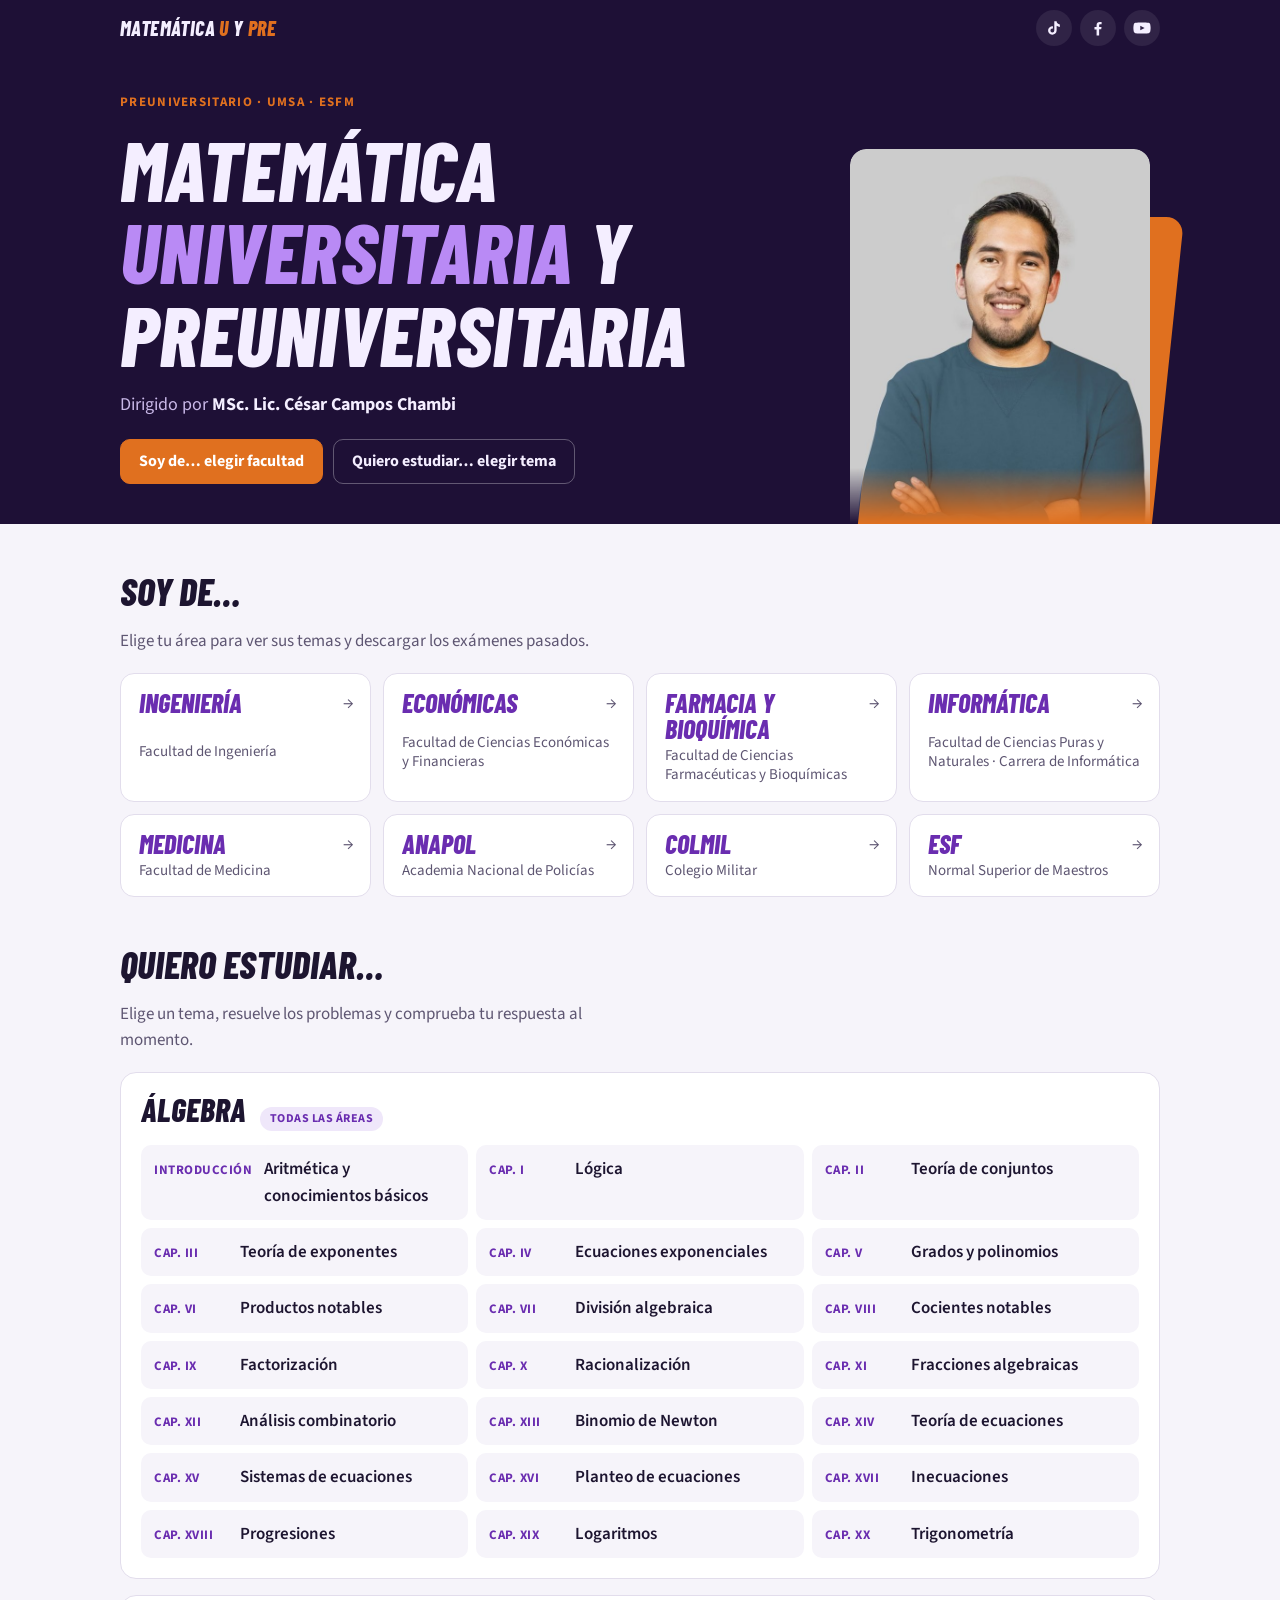
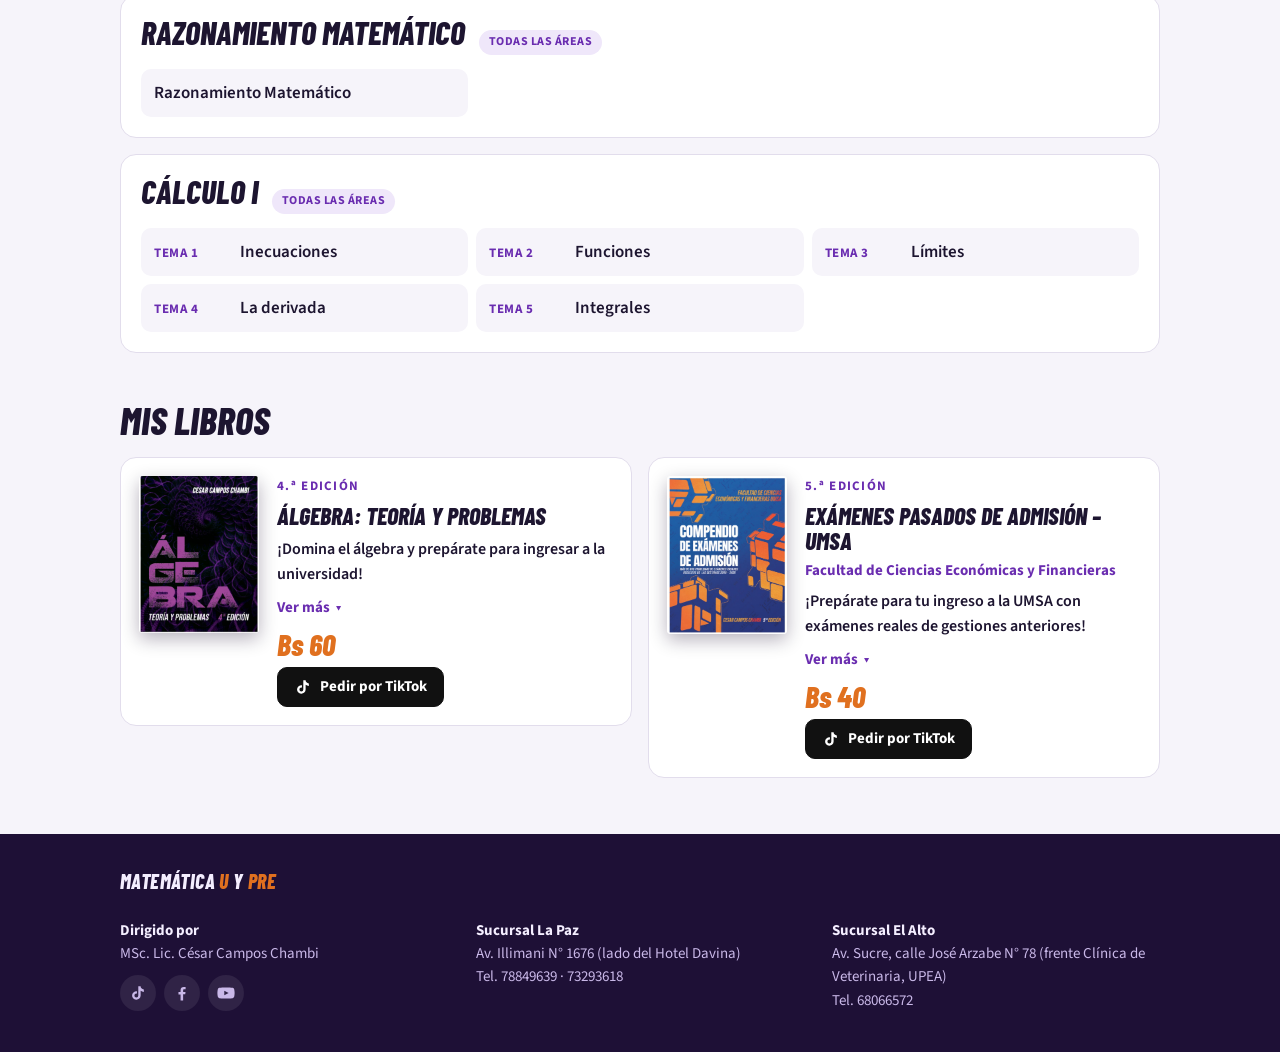
<file: index.html>
<!doctype html>
<html lang="es">
<head>
<meta charset="utf-8">
<meta name="viewport" content="width=device-width, initial-scale=1, viewport-fit=cover">
<title>Matemática Universitaria y Preuniversitaria | César Campos Chambi</title>
<meta name="description" content="Problemas de Álgebra, Razonamiento Matemático y Cálculo I con corrección al instante, para el preuniversitario de la UMSA. Dirigido por MSc. Lic. César Campos Chambi.">
<meta name="author" content="César Campos Chambi">
<link rel="preconnect" href="https://fonts.googleapis.com">
<link rel="stylesheet" href="https://fonts.googleapis.com/css2?family=Barlow+Condensed:ital,wght@1,700;1,800&family=Source+Sans+3:wght@400;600;700&display=swap">
<link rel="stylesheet" href="estilos.css">
<style>
.hero{background:var(--hero);color:var(--hero-fg);overflow:hidden}
.hero .wrap{display:grid;grid-template-columns:minmax(0,1fr) minmax(220px,320px);gap:32px;align-items:end;padding-top:36px}
.hero .txt{display:grid;gap:16px;padding-bottom:40px;min-width:0}
.hero .eyebrow{color:var(--orange)}
.hero h1{margin:0;font-size:clamp(40px,6.6vw,84px);text-wrap:balance;overflow-wrap:anywhere}
.hero h1 em{font-style:inherit;color:#B98AF5}
.hero .by{margin:0;font-size:18px;color:var(--hero-muted)}
.hero .by b{color:var(--hero-fg);font-weight:700}
.hero .ctas{display:flex;flex-wrap:wrap;gap:10px;margin-top:4px}
.hero .ctas .btn{font-size:16px;padding:12px 18px}
.hero .ctas .btn.ghost{background:transparent;color:var(--hero-fg);border-color:rgba(255,255,255,.3)}
.photo{position:relative;align-self:end;justify-self:center;width:100%;max-width:300px}
.photo::before{content:"";position:absolute;inset:18% -6% 0 8%;background:var(--orange);border-radius:18px 18px 0 0;transform:skewX(-6deg)}
.photo img{position:relative;width:100%;height:auto;aspect-ratio:4/5;object-fit:cover;object-position:50% 12%;border-radius:16px 16px 0 0;-webkit-mask-image:linear-gradient(#000 85%,transparent);mask-image:linear-gradient(#000 85%,transparent)}
@media (max-width:700px){
  .hero .wrap{grid-template-columns:minmax(0,1fr);gap:0;padding-top:28px}
  .hero h1{font-size:clamp(34px,10.5vw,56px)}
  .hero .by{font-size:16px}
  .hero .txt{padding-bottom:24px}
  .photo{max-width:200px;justify-self:end;margin-top:-8px}
}

main section.block{padding-top:48px;display:grid;gap:18px}
.lead{margin:0;color:var(--muted);max-width:60ch}
.facs{display:grid;grid-template-columns:repeat(auto-fill,minmax(230px,1fr));gap:12px}
a.fac{display:grid;gap:4px;text-decoration:none;background:var(--surface);border:1px solid var(--line);border-radius:14px;padding:16px 18px 16px 18px;position:relative}
a.fac:hover{border-color:var(--violet)}
a.fac .k{font-family:var(--f-display);font-style:italic;font-weight:800;text-transform:uppercase;font-size:26px;line-height:1;color:var(--violet)}
a.fac .n{font-size:15px;color:var(--muted);line-height:1.3}
a.fac .go{position:absolute;right:16px;top:16px;color:var(--muted)}

.materia{background:var(--surface);border:1px solid var(--line);border-radius:16px;padding:20px;display:grid;gap:14px}
.mhead{display:flex;flex-wrap:wrap;align-items:baseline;gap:10px 14px}
.mhead h3{margin:0;font-family:var(--f-display);font-style:italic;font-weight:800;text-transform:uppercase;font-size:32px;line-height:1}
.mhead .for{display:flex;flex-wrap:wrap;gap:6px}
.temas{display:grid;grid-template-columns:repeat(auto-fill,minmax(250px,1fr));gap:8px}
a.tema{display:flex;gap:12px;align-items:baseline;text-decoration:none;padding:10px 12px;border-radius:10px;border:1px solid transparent;background:var(--bg)}
a.tema:hover{border-color:var(--violet)}
a.tema .c{flex:none;min-width:74px;font-size:13px;font-weight:700;color:var(--violet);text-transform:uppercase;letter-spacing:.04em;font-variant-numeric:tabular-nums}
a.tema .n{font-weight:600;min-width:0}

.books{display:grid;grid-template-columns:repeat(auto-fit,minmax(300px,1fr));gap:16px}
.book{display:flex;gap:18px;background:var(--surface);border:1px solid var(--line);border-radius:16px;padding:18px;align-items:flex-start;align-self:start}
.book img{width:120px;border-radius:4px;box-shadow:0 6px 18px rgba(20,8,40,.3);flex:none}
.book .b{display:grid;gap:8px;min-width:0}
.book .t{font-family:var(--f-display);font-style:italic;font-weight:800;text-transform:uppercase;font-size:24px;line-height:1.02}
.book p{margin:0;color:var(--muted);font-size:15px}
.book .sub{font-weight:700;color:var(--violet);font-size:15px;line-height:1.3}
.book .lead1{color:var(--fg);font-weight:600;font-size:16px}
.more summary{cursor:pointer;font-weight:700;color:var(--violet);font-size:15px;list-style:none;display:inline-flex;gap:6px;align-items:center}
.more summary::-webkit-details-marker{display:none}
.more summary::after{content:"▾";transition:transform .2s}
.more[open] summary::after{transform:rotate(180deg)}
.more[open] summary{margin-bottom:6px}
.det{display:grid;gap:8px;font-size:15px;color:var(--muted);border-left:3px solid var(--violet-soft);padding-left:12px}
.det h4{margin:6px 0 0;font-size:15px;color:var(--fg)}
.det ul{margin:0;padding-left:18px;display:grid;gap:3px}
.det strong{color:var(--fg)}
.book .btn{justify-self:start}
.book .price{font-family:var(--f-display);font-style:italic;font-weight:800;font-size:30px;color:var(--orange);line-height:1}
@media (max-width:420px){.book{flex-direction:column}.book img{width:150px}}

/* Vista de facultad */
.facview{padding-top:28px;display:grid;gap:22px}
.back{justify-self:start;font-weight:700;color:var(--violet);text-decoration:none}
.fachead{display:grid;gap:6px}
.fachead h1{margin:0;font-size:clamp(34px,6vw,56px)}
.fachead p{margin:0;color:var(--muted);font-size:18px}
.exam{display:flex;flex-wrap:wrap;gap:14px;align-items:center;justify-content:space-between;background:var(--violet-soft);border-radius:16px;padding:18px 20px}
.exam .t{font-family:var(--f-display);font-style:italic;font-weight:800;text-transform:uppercase;font-size:24px;line-height:1.05}
.exam p{margin:2px 0 0;color:var(--muted);font-size:15px}
</style>
</head>
<body>
<header class="topbar gut"><div class="wrap">
  <a class="brand" href="./">Matemática <span>U</span> y <span>Pre</span></a>
  <nav class="socials" data-socials aria-label="Redes sociales"></nav>
</div></header>

<div id="home">
  <section class="hero gut"><div class="wrap">
    <div class="txt">
      <span class="eyebrow">Preuniversitario · UMSA · ESFM</span>
      <h1 class="display">Matemática <em>Universitaria</em> y Preuniversitaria</h1>
      <p class="by">Dirigido por <b>MSc. Lic. César Campos Chambi</b></p>
      <div class="ctas">
        <a class="btn orange" href="#facultades">Soy de… elegir facultad</a>
        <a class="btn ghost" href="#temas">Quiero estudiar… elegir tema</a>
      </div>
    </div>
    <div class="photo"><img src="img/autor.jpg" alt="MSc. Lic. César Campos Chambi" width="640" height="985"></div>
  </div></section>

  <main class="gut"><div class="wrap">
    <section class="block" id="facultades" aria-labelledby="f-t">
      <h2 class="sec" id="f-t">Soy de…</h2>
      <p class="lead">Elige tu área para ver sus temas y descargar los exámenes pasados.</p>
      <div class="facs" id="facs"></div>
    </section>

    <section class="block" id="temas" aria-labelledby="t-t">
      <h2 class="sec" id="t-t">Quiero estudiar…</h2>
      <p class="lead">Elige un tema, resuelve los problemas y comprueba tu respuesta al momento.</p>
      <div id="materias" style="display:grid;gap:16px"></div>
    </section>

    <section class="block" id="libros" aria-labelledby="l-t">
      <h2 class="sec" id="l-t">Mis libros</h2>
      <div class="books" id="books"></div>
    </section>
  </div></main>
</div>

<main id="fac" class="gut" hidden><div class="wrap facview">
  <a class="back" href="#facultades">← Todas las áreas</a>
  <div class="fachead"><span class="eyebrow">Soy de…</span><h1 class="display" id="fac-n"></h1><p id="fac-s"></p></div>
  <div class="exam">
    <div><div class="t">Exámenes pasados</div><p>Descarga los exámenes de admisión en PDF.</p></div>
    <a class="btn violet" id="fac-ex" target="_blank" rel="noopener"></a>
  </div>
  <div id="fac-m" style="display:grid;gap:16px"></div>
  <section style="display:grid;gap:14px;padding-top:12px"><h2 class="sec">Mis libros</h2><div class="books" id="books2"></div></section>
</div></main>

  <footer id="pie"><p>Matemática PREU-UMSA · Elaborado por MSc. Lic. César Campos Chambi · La Paz, Bolivia</p></footer>

<script src="config.js"></script>
<script>
const C = window.CONFIG, $ = id => document.getElementById(id);
const facById = Object.fromEntries(C.facultades.map(f => [f.id, f]));

function materiaHTML(m){
  /* Todas las áreas llevan todos los temas */
  const chips = `<span class="chip">Todas las áreas</span>`;
  const temas = m.temas.map(t => `<a class="tema" href="tema.html?t=${t.id}">${t.cap?`<span class="c">${t.cap}</span>`:""}<span class="n">${t.nombre}</span></a>`).join("");
  return `<article class="materia"><div class="mhead"><h3>${m.nombre}</h3>${chips?`<div class="for">${chips}</div>`:""}</div><div class="temas">${temas}</div></article>`;
}
/* Convierte el "detalle" del libro (## subtítulos, - listas, párrafos, **negrita**) en HTML */
function detalleHTML(t){
  if (!t) return "";
  const inl = x => x.replace(/&/g,"&amp;").replace(/</g,"&lt;").replace(/\*\*(.+?)\*\*/g,"<strong>$1</strong>");
  let h = "", inList = false;
  for (const raw of t.trim().split("\n")){
    const l = raw.trim();
    const li = l.match(/^[-*•]\s+(.*)$/);
    if (li){ if (!inList){ h += "<ul>"; inList = true; } h += `<li>${inl(li[1])}</li>`; continue; }
    if (inList){ h += "</ul>"; inList = false; }
    if (!l) continue;
    const hd = l.match(/^##\s*(.*)$/);
    h += hd ? `<h4>${inl(hd[1])}</h4>` : `<p>${inl(l)}</p>`;
  }
  if (inList) h += "</ul>";
  return `<details class="more"><summary>Ver más</summary><div class="det">${h}</div></details>`;
}
function booksHTML(){
  return C.libros.map(b => `<article class="book"><img src="${b.imagen}" alt="Portada: ${b.titulo}" loading="lazy">
    <div class="b"><span class="eyebrow">${b.edicion}</span><span class="t">${b.titulo}</span>${b.subtitulo?`<span class="sub">${b.subtitulo}</span>`:""}
    <p class="lead1">${b.texto}</p>
    ${detalleHTML(b.detalle)}
    <span class="price">${b.precio}</span>
    ${pedidoBtn()}</div></article>`).join("");
}

$("facs").innerHTML = C.facultades.map(f => `<a class="fac" href="#fac-${f.id}"><span class="k">${f.corto}</span><span class="n">${f.nombre}${f.sub?" · "+f.sub:""}</span><span class="go" aria-hidden="true">→</span></a>`).join("");
$("materias").innerHTML = C.materias.map(materiaHTML).join("");

function route(){
  const h = location.hash.slice(1);
  const f = h.startsWith("fac-") ? facById[h.slice(4)] : null;
  $("home").hidden = !!f; $("fac").hidden = !f;
  if (f){
    $("fac-n").textContent = f.nombre;
    $("fac-s").textContent = f.sub || "";
    const ex = $("fac-ex");
    if (f.examenes){ ex.href = f.examenes; ex.className = "btn violet"; ex.innerHTML = ICON.drive + "Descargar PDF"; }
    else { ex.removeAttribute("href"); ex.className = "btn off"; ex.textContent = "Próximamente"; }
    const ms = C.materias; /* todas las áreas llevan todos los temas */
    $("fac-m").innerHTML = ms.map(materiaHTML).join("");
    document.title = f.corto + " · Matemática Universitaria y Preuniversitaria";
    window.scrollTo(0,0);
  } else {
    document.title = "Matemática Universitaria y Preuniversitaria";
    if (h){ const el = document.getElementById(h); if (el) el.scrollIntoView(); }
  }
}
window.addEventListener("hashchange", route);
</script>
<script src="comun.js"></script>
<script>
$("books").innerHTML = booksHTML(); $("books2").innerHTML = booksHTML();
route();
</script>
</body>
</html>
</file>
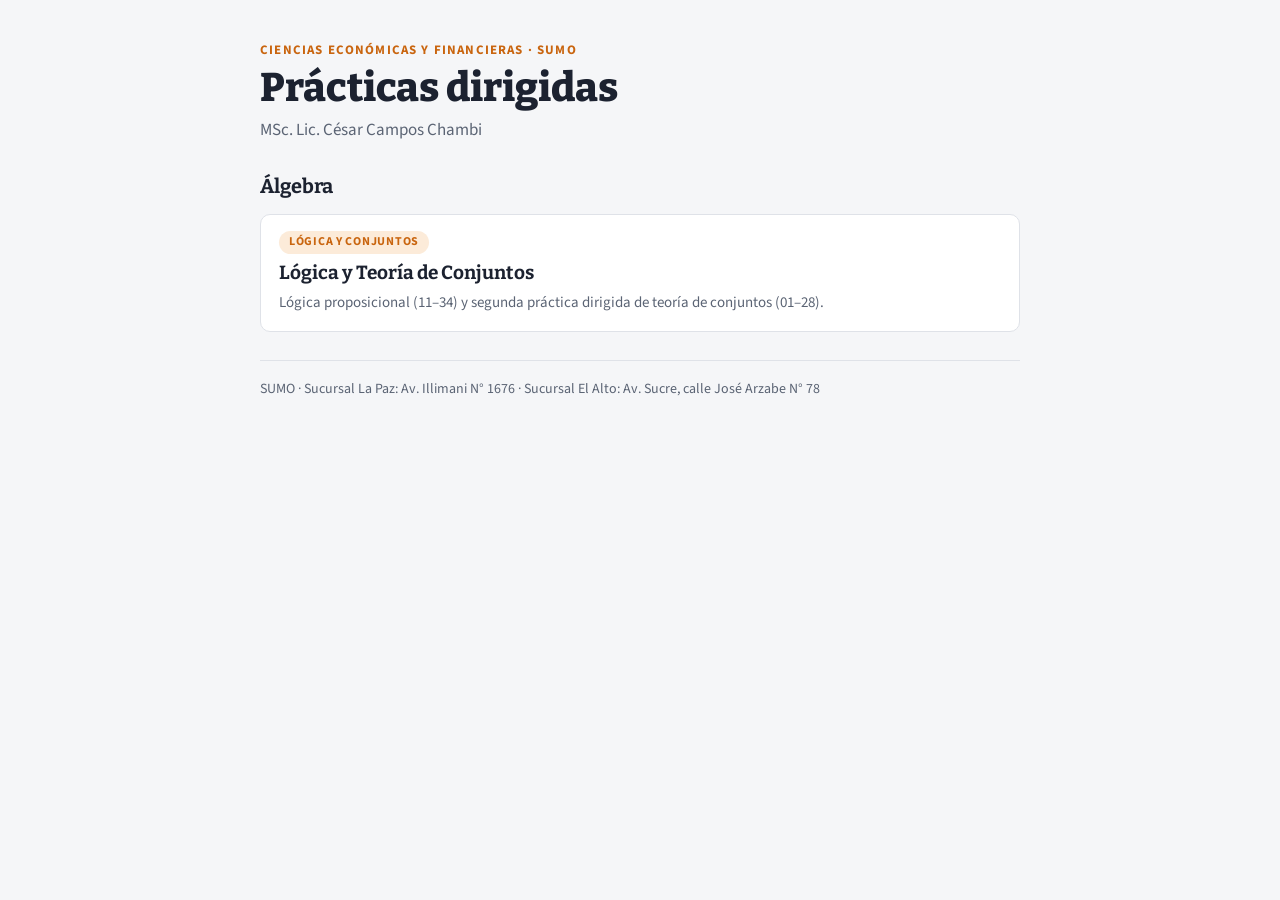
<file: index (2).html>
<!doctype html>
<html lang="es">
<head>
<meta charset="utf-8">
<meta name="viewport" content="width=device-width, initial-scale=1, viewport-fit=cover">
<title>Prácticas · MSc. Lic. César Campos Chambi</title>
<link rel="stylesheet" href="https://fonts.googleapis.com/css2?family=Bitter:wght@700;800&family=Source+Sans+3:wght@400;600;700&display=swap">
<style>
:root{
  --bg:#F5F6F8; --surface:#FFFFFF; --fg:#1C2230; --muted:#5B6474; --line:#DFE2E8; --accent:#C9650F; --soft:#FCEBD9;
  --f-display:"Bitter", Georgia, serif; --f-body:"Source Sans 3", "Segoe UI", system-ui, sans-serif;
}
@media (prefers-color-scheme: dark){:root{
  --bg:#12151B; --surface:#1A1F28; --fg:#E7E9EE; --muted:#9BA3B1; --line:#2C323E; --accent:#F0974A; --soft:#3A2817; color-scheme:dark}}
*{box-sizing:border-box}
body{margin:0;background:var(--bg);color:var(--fg);font-family:var(--f-body);font-size:17px;line-height:1.55;
  padding-left:max(16px, env(safe-area-inset-left, 0px));padding-right:max(16px, env(safe-area-inset-right, 0px))}
.wrap{max-width:760px;margin:0 auto;padding-block:40px 48px;display:grid;gap:28px}
header{display:grid;gap:6px}
.eyebrow{font-size:13px;font-weight:700;letter-spacing:.09em;text-transform:uppercase;color:var(--accent)}
h1{font-family:var(--f-display);font-weight:800;font-size:clamp(28px,6vw,40px);line-height:1.12;margin:0;text-wrap:balance}
header p{margin:0;color:var(--muted)}
h2{font-family:var(--f-display);font-size:20px;margin:0}
.list{display:grid;gap:12px}
a.card{display:grid;gap:4px;text-decoration:none;color:var(--fg);background:var(--surface);border:1px solid var(--line);border-radius:10px;padding:16px 18px}
a.card:hover{border-color:var(--accent)}
a.card:focus-visible{outline:3px solid var(--accent);outline-offset:2px}
.card .t{font-family:var(--f-display);font-weight:700;font-size:19px}
.card .d{color:var(--muted);font-size:15px}
.card .tag{justify-self:start;font-size:12px;font-weight:700;letter-spacing:.06em;text-transform:uppercase;color:var(--accent);background:var(--soft);border-radius:999px;padding:2px 10px}
footer{border-top:1px solid var(--line);padding-top:18px;color:var(--muted);font-size:14px}
</style>
</head>
<body>
<div class="wrap">
  <header>
    <div class="eyebrow">Ciencias Económicas y Financieras · SUMO</div>
    <h1>Prácticas dirigidas</h1>
    <p>MSc. Lic. César Campos Chambi</p>
  </header>

  <section class="list" aria-label="Prácticas disponibles">
    <h2>Álgebra</h2>
    <!-- Para agregar una práctica nueva, copia este bloque <a> y cambia el archivo, el título y la descripción -->
    <a class="card" href="logica-y-conjuntos.html">
      <span class="tag">Lógica y conjuntos</span>
      <span class="t">Lógica y Teoría de Conjuntos</span>
      <span class="d">Lógica proposicional (11–34) y segunda práctica dirigida de teoría de conjuntos (01–28).</span>
    </a>
  </section>

  <footer>SUMO · Sucursal La Paz: Av. Illimani N° 1676 · Sucursal El Alto: Av. Sucre, calle José Arzabe N° 78</footer>
</div>
</body>
</html>
</file>
<file: estilos.css>
/* Identidad: violeta y naranja de las portadas de los libros; titulares en
   condensada itálica (como en las tapas), texto en sans legible, fórmulas con KaTeX. */
:root{
  --bg:#F6F4FA; --surface:#FFFFFF; --fg:#1D1530; --muted:#5E5672; --line:#E2DDEC;
  --violet:#6A2DB0; --violet-soft:#EFE7FA; --violet-ink:#FFFFFF;
  --orange:#E0701F; --orange-ink:#FFFFFF;
  --ok:#1E9E5A; --ok-soft:#E3F5EB; --bad:#D2393B; --bad-soft:#FBE7E7;
  --hero:#1E1036; --hero-fg:#F4EEFF; --hero-muted:#C9B8E8;
  --f-display:"Barlow Condensed","Arial Narrow",Impact,sans-serif;
  --f-body:"Source Sans 3","Segoe UI",system-ui,-apple-system,sans-serif;
}
@media (prefers-color-scheme: dark){:root{
  --bg:#130C20; --surface:#1D1430; --fg:#EEE8F8; --muted:#A99FBE; --line:#33284A;
  --violet:#B48AF0; --violet-soft:#2C1D47; --violet-ink:#160B26;
  --orange:#F28A3E; --orange-ink:#1F0F02;
  --ok:#4CC584; --ok-soft:#163626; --bad:#F06B6C; --bad-soft:#3E1B1F;
  --hero:#0C0616; color-scheme:dark}}

*{box-sizing:border-box}
html{-webkit-text-size-adjust:100%}
body{margin:0;background:var(--bg);color:var(--fg);font-family:var(--f-body);font-size:17px;line-height:1.55}
img{max-width:100%;display:block}
[hidden]{display:none!important}
a{color:inherit}
:focus-visible{outline:3px solid var(--orange);outline-offset:2px}
.gut{padding-left:max(16px, env(safe-area-inset-left, 0px));padding-right:max(16px, env(safe-area-inset-right, 0px))}
.wrap{max-width:1040px;margin:0 auto}
.narrow{max-width:780px;margin:0 auto}

.display{font-family:var(--f-display);font-style:italic;font-weight:800;letter-spacing:.005em;line-height:.98;text-transform:uppercase}
.eyebrow{font-size:13px;font-weight:700;letter-spacing:.1em;text-transform:uppercase;color:var(--violet)}
h2.sec{font-family:var(--f-display);font-style:italic;font-weight:800;text-transform:uppercase;font-size:clamp(28px,5vw,38px);line-height:1;margin:0;text-wrap:balance}

/* Barra superior */
.topbar{background:var(--hero);color:var(--hero-fg)}
.topbar .wrap{display:flex;align-items:center;justify-content:space-between;gap:12px;padding-block:10px;flex-wrap:wrap}
.brand{font-family:var(--f-display);font-style:italic;font-weight:800;text-transform:uppercase;font-size:20px;text-decoration:none;letter-spacing:.02em}
.brand span{color:var(--orange)}
.socials{display:flex;gap:8px;align-items:center}
.socials a{display:grid;place-items:center;width:36px;height:36px;border-radius:999px;background:rgba(255,255,255,.08);color:inherit}
.socials a:hover{background:rgba(255,255,255,.18)}
.socials svg{width:18px;height:18px;fill:currentColor}

/* Botones */
.btn{display:inline-flex;align-items:center;gap:8px;font:inherit;font-weight:700;font-size:15px;text-decoration:none;border-radius:10px;padding:10px 16px;border:1px solid var(--line);background:var(--surface);color:var(--fg);cursor:pointer;line-height:1.2}
.btn:hover{border-color:var(--violet)}
.btn svg{width:18px;height:18px;fill:currentColor;flex:none}
.btn.violet{background:var(--violet);border-color:var(--violet);color:var(--violet-ink)}
.btn.orange{background:var(--orange);border-color:var(--orange);color:var(--orange-ink)}
.btn.tk{background:#111;border-color:#111;color:#fff}
.btn.tk:hover{border-color:var(--orange)}
.btn.off{opacity:.55;pointer-events:none;border-style:dashed}
.chip{display:inline-block;font-size:12px;font-weight:700;letter-spacing:.04em;text-transform:uppercase;border-radius:999px;padding:3px 10px;background:var(--violet-soft);color:var(--violet)}

/* Pie */
footer.site{background:var(--hero);color:var(--hero-muted);margin-top:56px;padding-block:32px 40px;font-size:15px}
footer.site .wrap{display:grid;gap:22px}
footer.site .cols{display:grid;grid-template-columns:repeat(auto-fit,minmax(230px,1fr));gap:18px 28px}
footer.site strong{color:var(--hero-fg)}
footer.site .brand{color:var(--hero-fg)}

/* Anuncio flotante */
.ad{position:fixed;z-index:50;right:max(16px, env(safe-area-inset-right, 0px));bottom:calc(16px + env(safe-area-inset-bottom, 0px));
  width:min(370px, calc(100vw - 32px));background:var(--surface);color:var(--fg);border:1px solid var(--line);border-radius:14px;
  box-shadow:0 14px 40px rgba(20,8,40,.28);padding:14px;display:flex;gap:14px;align-items:flex-start;
  transform:translateY(calc(100% + 60px));visibility:hidden;transition:transform .4s ease,visibility 0s .4s}
.ad.show{transform:none;visibility:visible;transition:transform .4s ease}
@media (prefers-reduced-motion: reduce){.ad{transition:none}}
.ad img{width:76px;border-radius:4px;box-shadow:0 2px 8px rgba(0,0,0,.25);flex:none}
.ad .b{display:grid;gap:6px;min-width:0}
.ad .t{font-family:var(--f-display);font-style:italic;font-weight:800;text-transform:uppercase;font-size:19px;line-height:1.05}
.ad .p{font-size:14px;color:var(--muted);margin:0}
.ad .price{font-weight:800;color:var(--orange)}
.ad .x{position:absolute;top:4px;right:6px;border:0;background:none;color:var(--muted);font-size:24px;line-height:1;cursor:pointer;padding:4px 6px}
.ad .btn{justify-self:start;padding:8px 12px;font-size:14px}
</file>
